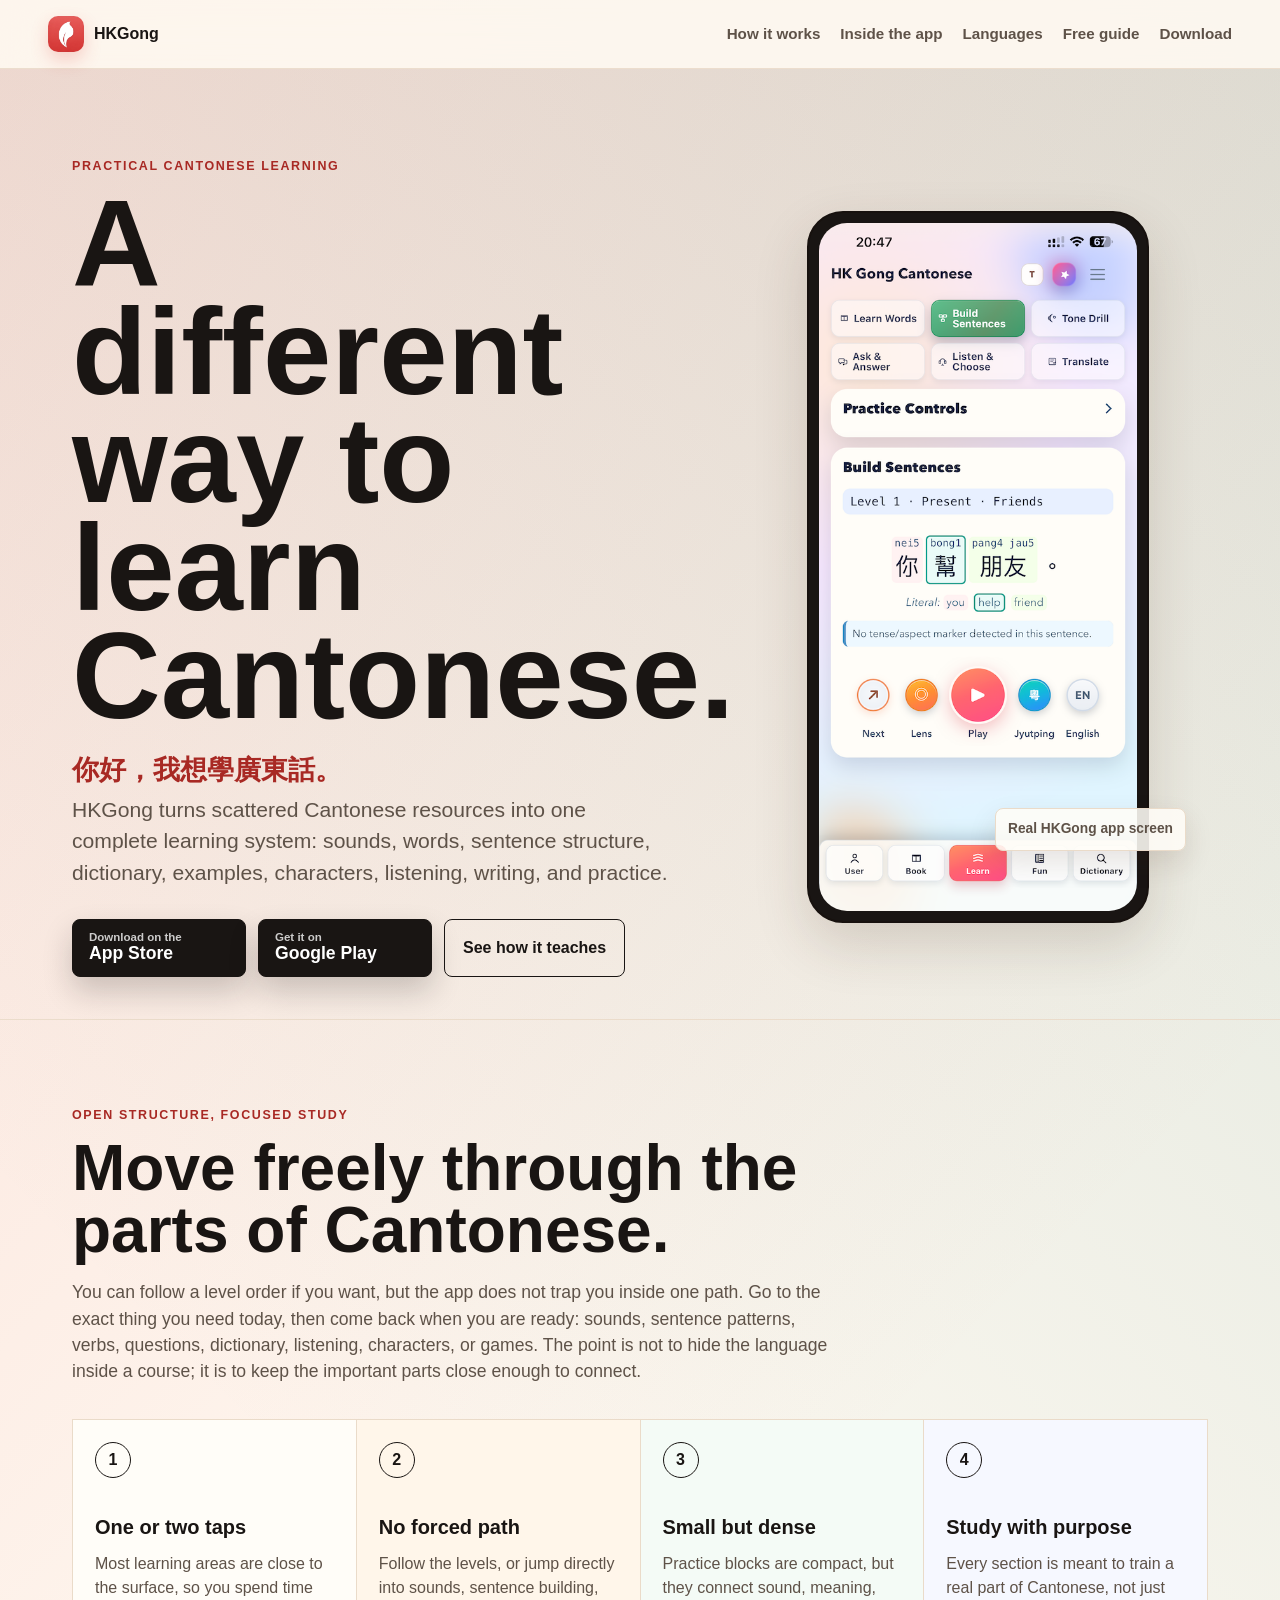
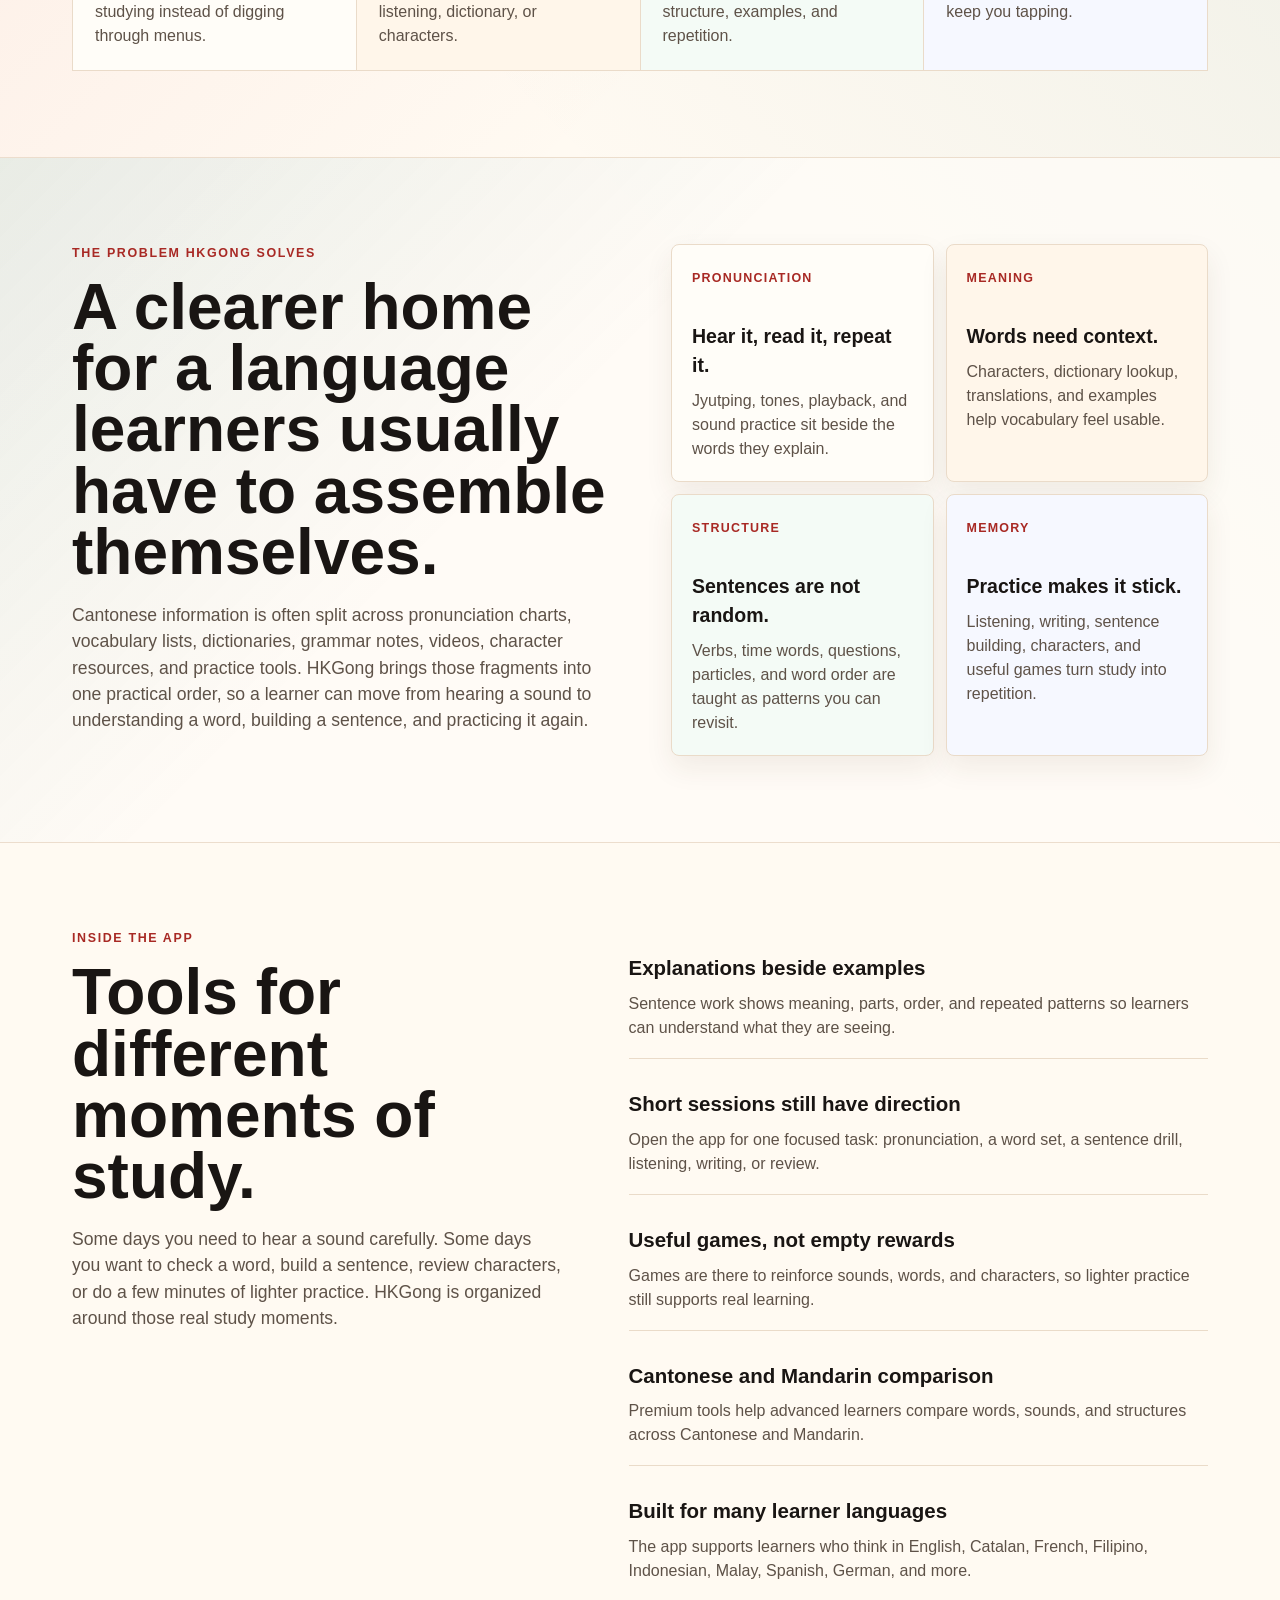
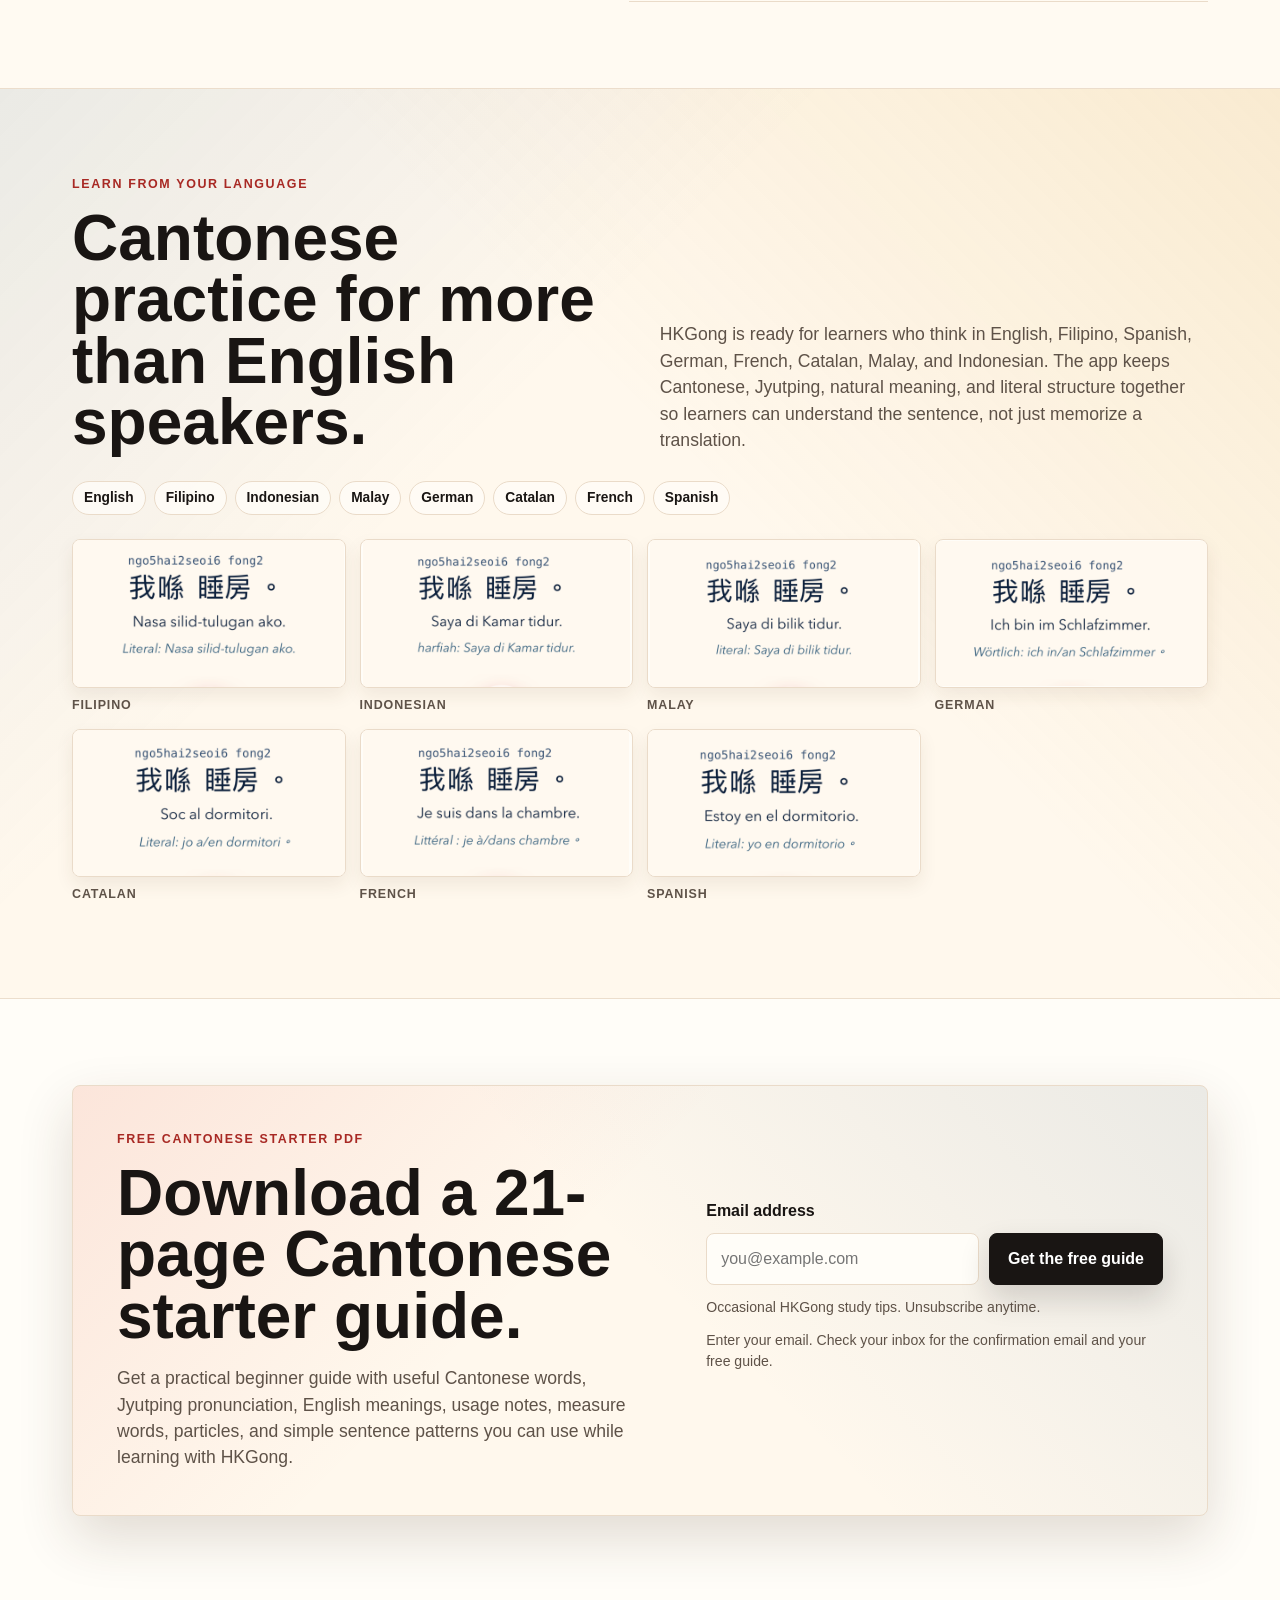
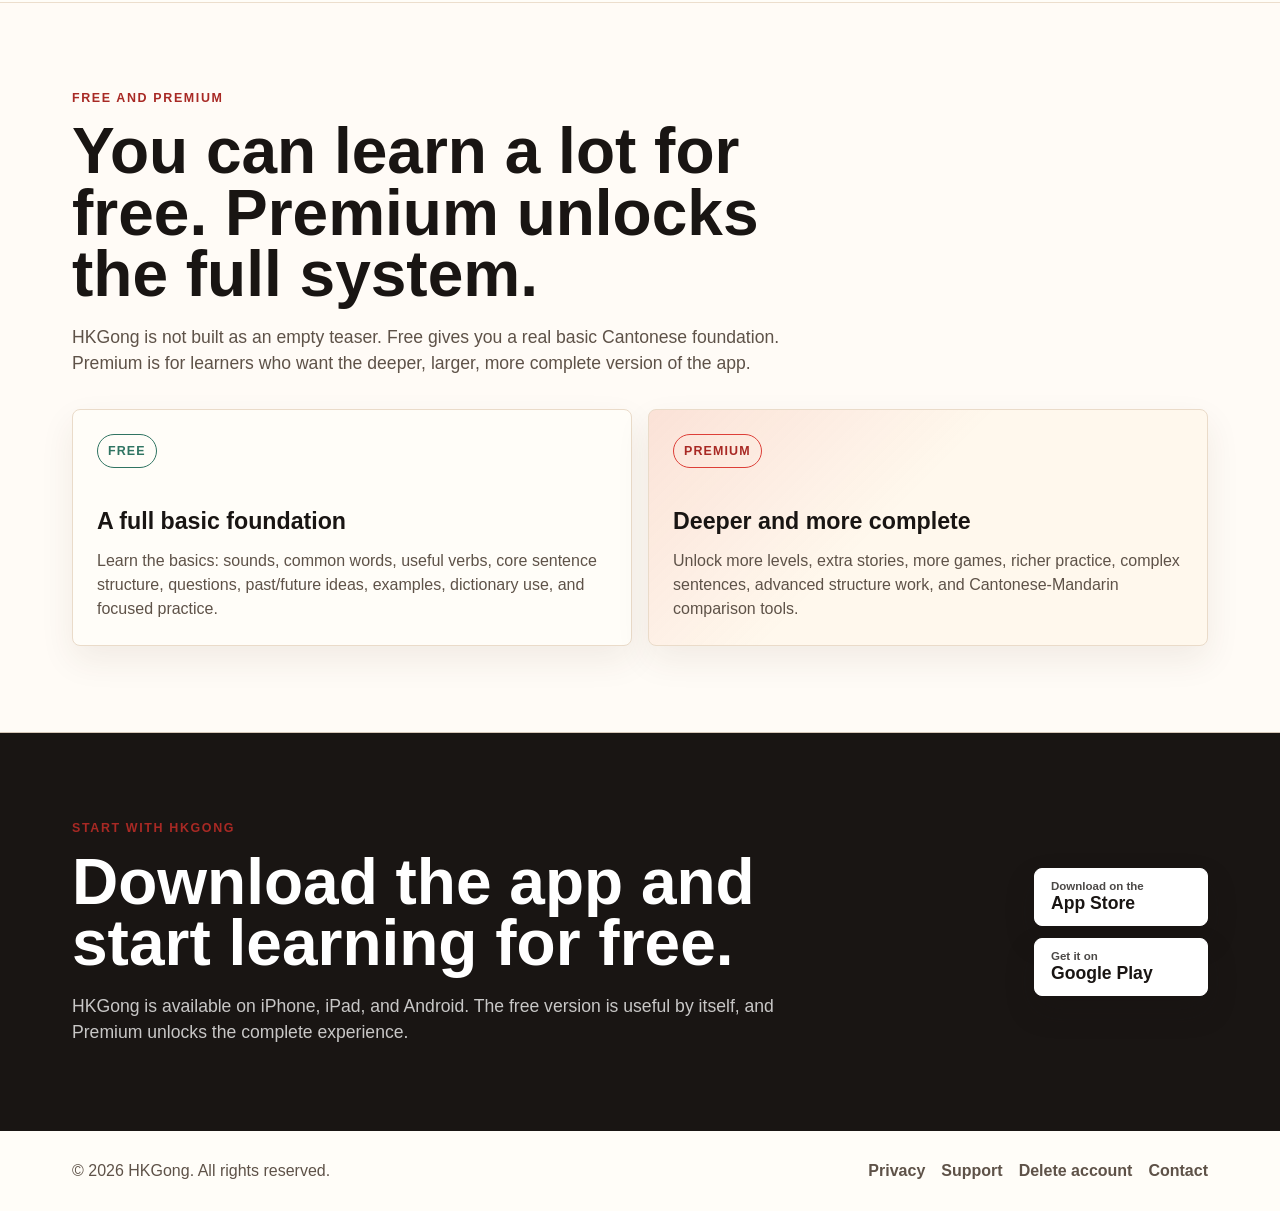
<file: index.html>
<!doctype html>
<html lang="en">
<head>
  <meta charset="UTF-8" />
  <meta name="viewport" content="width=device-width, initial-scale=1.0" />
  <title>HKGong - A different way to learn Cantonese</title>
  <meta name="description" content="HKGong turns scattered Cantonese resources into one complete learning system: sounds, words, sentence structure, dictionary, examples, characters, listening, writing, and practice." />
  <meta property="og:title" content="HKGong - Learn Cantonese" />
  <meta property="og:description" content="A complete Cantonese learning system for sounds, words, sentence structure, dictionary, examples, characters, listening, writing, and practice." />
  <meta property="og:type" content="website" />
  <meta property="og:url" content="https://hkgong.com/" />
  <meta property="og:image" content="https://hkgong.com/assets/hkgong-app-screenshot-build-sentences.png" />
  <link rel="icon" href="./assets/hkgong-app-icon-512.png" />
  <link rel="apple-touch-icon" href="./assets/hkgong-app-icon-512.png" />
  <link rel="stylesheet" href="./styles.css?v=20260513-two-row-languages" />
</head>
<body>
  <header class="site-header">
    <a class="brand" href="./" aria-label="HKGong home">
      <img src="./assets/hkgong-app-icon-512.png" alt="" />
      <span>HKGong</span>
    </a>
    <nav class="site-nav" aria-label="Main navigation">
      <a href="#how">How it works</a>
      <a href="#inside">Inside the app</a>
      <a href="#languages">Languages</a>
      <a href="#starter">Free guide</a>
      <a href="#download">Download</a>
    </nav>
  </header>

  <main>
    <section class="hero">
      <div>
        <p class="eyebrow">Practical Cantonese Learning</p>
        <h1>A different way to learn Cantonese.</h1>
        <p class="hero-copy">
          <span class="inline-cantonese">你好，我想學廣東話。</span>
          HKGong turns scattered Cantonese resources into one complete learning system:
          sounds, words, sentence structure, dictionary, examples, characters, listening,
          writing, and practice.
        </p>
        <div class="hero-actions">
          <a class="store-button" href="https://apps.apple.com/hk/app/hkgong-learn-cantonese/id6760232113" aria-label="Download HKGong on the App Store">
            <span>Download on the</span>
            <strong>App Store</strong>
          </a>
          <a class="store-button" href="https://play.google.com/store/apps/details?id=com.adriasc.hkgong&amp;pcampaignid=web_share" aria-label="Get HKGong on Google Play">
            <span>Get it on</span>
            <strong>Google Play</strong>
          </a>
          <a class="button secondary" href="#how">See how it teaches</a>
        </div>
      </div>

      <div class="phone-stage" aria-label="HKGong app preview">
        <div class="phone">
          <img class="app-screenshot" src="./assets/hkgong-app-screenshot-build-sentences.png" alt="HKGong app showing a Build Sentences practice screen with Cantonese, Jyutping, English, and playback controls." />
        </div>
        <div class="screen-note">Real HKGong app screen</div>
      </div>
    </section>

    <section class="section" id="how">
      <p class="eyebrow">Open structure, focused study</p>
      <h2>Move freely through the parts of Cantonese.</h2>
      <p class="section-intro">
        You can follow a level order if you want, but the app does not trap you inside one path.
        Go to the exact thing you need today, then come back when you are ready: sounds,
        sentence patterns, verbs, questions, dictionary, listening, characters, or games.
        The point is not to hide the language inside a course; it is to keep the important parts close enough to connect.
      </p>

      <div class="feature-grid" aria-label="HKGong learning features">
        <article class="feature">
          <span>1</span>
          <h3>One or two taps</h3>
          <p>Most learning areas are close to the surface, so you spend time studying instead of digging through menus.</p>
        </article>
        <article class="feature">
          <span>2</span>
          <h3>No forced path</h3>
          <p>Follow the levels, or jump directly into sounds, sentence building, listening, dictionary, or characters.</p>
        </article>
        <article class="feature">
          <span>3</span>
          <h3>Small but dense</h3>
          <p>Practice blocks are compact, but they connect sound, meaning, structure, examples, and repetition.</p>
        </article>
        <article class="feature">
          <span>4</span>
          <h3>Study with purpose</h3>
          <p>Every section is meant to train a real part of Cantonese, not just keep you tapping.</p>
        </article>
      </div>
    </section>

    <section class="section system-section" id="system">
      <div class="system-layout">
        <div>
          <p class="eyebrow">The problem HKGong solves</p>
          <h2>A clearer home for a language learners usually have to assemble themselves.</h2>
          <p class="section-intro">
            Cantonese information is often split across pronunciation charts, vocabulary lists,
            dictionaries, grammar notes, videos, character resources, and practice tools.
            HKGong brings those fragments into one practical order, so a learner can move
            from hearing a sound to understanding a word, building a sentence, and practicing it again.
          </p>
        </div>
        <div class="system-map" aria-label="How HKGong connects Cantonese resources">
          <article class="system-step">
            <span>Pronunciation</span>
            <h3>Hear it, read it, repeat it.</h3>
            <p>Jyutping, tones, playback, and sound practice sit beside the words they explain.</p>
          </article>
          <article class="system-step">
            <span>Meaning</span>
            <h3>Words need context.</h3>
            <p>Characters, dictionary lookup, translations, and examples help vocabulary feel usable.</p>
          </article>
          <article class="system-step">
            <span>Structure</span>
            <h3>Sentences are not random.</h3>
            <p>Verbs, time words, questions, particles, and word order are taught as patterns you can revisit.</p>
          </article>
          <article class="system-step">
            <span>Memory</span>
            <h3>Practice makes it stick.</h3>
            <p>Listening, writing, sentence building, characters, and useful games turn study into repetition.</p>
          </article>
        </div>
      </div>
    </section>

    <section class="section" id="inside">
      <div class="split">
        <div>
          <p class="eyebrow">Inside the app</p>
          <h2>Tools for different moments of study.</h2>
          <p class="section-intro">
            Some days you need to hear a sound carefully. Some days you want to check a word,
            build a sentence, review characters, or do a few minutes of lighter practice.
            HKGong is organized around those real study moments.
          </p>
        </div>
        <div class="list">
          <article class="list-item">
            <h3>Explanations beside examples</h3>
            <p>Sentence work shows meaning, parts, order, and repeated patterns so learners can understand what they are seeing.</p>
          </article>
          <article class="list-item">
            <h3>Short sessions still have direction</h3>
            <p>Open the app for one focused task: pronunciation, a word set, a sentence drill, listening, writing, or review.</p>
          </article>
          <article class="list-item">
            <h3>Useful games, not empty rewards</h3>
            <p>Games are there to reinforce sounds, words, and characters, so lighter practice still supports real learning.</p>
          </article>
          <article class="list-item">
            <h3>Cantonese and Mandarin comparison</h3>
            <p>Premium tools help advanced learners compare words, sounds, and structures across Cantonese and Mandarin.</p>
          </article>
          <article class="list-item">
            <h3>Built for many learner languages</h3>
            <p>The app supports learners who think in English, Catalan, French, Filipino, Indonesian, Malay, Spanish, German, and more.</p>
          </article>
        </div>
      </div>
    </section>

    <section class="section language-section" id="languages">
      <div class="language-header">
        <div>
          <p class="eyebrow">Learn from your language</p>
          <h2>Cantonese practice for more than English speakers.</h2>
        </div>
        <p class="section-intro">
          HKGong is ready for learners who think in English, Filipino, Spanish, German,
          French, Catalan, Malay, and Indonesian. The app keeps Cantonese, Jyutping,
          natural meaning, and literal structure together so learners can understand the sentence,
          not just memorize a translation.
        </p>
      </div>

      <div class="language-pills" aria-label="Supported learner languages">
        <span>English</span>
        <span>Filipino</span>
        <span>Indonesian</span>
        <span>Malay</span>
        <span>German</span>
        <span>Catalan</span>
        <span>French</span>
        <span>Spanish</span>
      </div>

      <div class="language-strip" aria-label="HKGong language support examples">
        <figure class="language-card">
          <img src="./assets/language-card-filipino.png" alt="HKGong Cantonese sentence example with Filipino translation." loading="lazy" />
          <figcaption>Filipino</figcaption>
        </figure>
        <figure class="language-card">
          <img src="./assets/language-card-indonesian.png" alt="HKGong Cantonese sentence example with Indonesian translation." loading="lazy" />
          <figcaption>Indonesian</figcaption>
        </figure>
        <figure class="language-card">
          <img src="./assets/language-card-malay.png" alt="HKGong Cantonese sentence example with Malay translation." loading="lazy" />
          <figcaption>Malay</figcaption>
        </figure>
        <figure class="language-card">
          <img src="./assets/language-card-german.png" alt="HKGong Cantonese sentence example with German translation." loading="lazy" />
          <figcaption>German</figcaption>
        </figure>
        <figure class="language-card">
          <img src="./assets/language-card-catalan.png" alt="HKGong Cantonese sentence example with Catalan translation." loading="lazy" />
          <figcaption>Catalan</figcaption>
        </figure>
        <figure class="language-card">
          <img src="./assets/language-card-french.png" alt="HKGong Cantonese sentence example with French translation." loading="lazy" />
          <figcaption>French</figcaption>
        </figure>
        <figure class="language-card">
          <img src="./assets/language-card-spanish.png" alt="HKGong Cantonese sentence example with Spanish translation." loading="lazy" />
          <figcaption>Spanish</figcaption>
        </figure>
      </div>
    </section>

    <section class="section starter-section" id="starter">
      <div class="starter-card">
        <div>
          <p class="eyebrow">Free Cantonese Starter PDF</p>
          <h2>Download a 21-page Cantonese starter guide.</h2>
          <p class="section-intro">
            Get a practical beginner guide with useful Cantonese words, Jyutping
            pronunciation, English meanings, usage notes, measure words, particles,
            and simple sentence patterns you can use while learning with HKGong.
          </p>
        </div>
        <form
          class="signup-form"
          id="starter-signup-form"
          action="https://hkgong.us14.list-manage.com/subscribe/post?u=124035978f44fa7ef0f074e76&amp;id=e735150298&amp;f_id=00c0b5e5f0"
          data-fallback-action="mailto:hello@hkgong.com"
          data-mailchimp-action="https://hkgong.us14.list-manage.com/subscribe/post?u=124035978f44fa7ef0f074e76&amp;id=e735150298&amp;f_id=00c0b5e5f0"
          method="post"
          enctype="application/x-www-form-urlencoded"
          target="_blank"
        >
          <label for="email">Email address</label>
          <div class="signup-row">
            <input id="email" name="EMAIL" type="email" placeholder="you@example.com" autocomplete="email" required />
            <button type="submit">Get the free guide</button>
          </div>
          <div aria-hidden="true" class="signup-honeypot">
            <label for="mailchimp-bot-field">Leave this field empty</label>
            <input id="mailchimp-bot-field" type="text" name="b_124035978f44fa7ef0f074e76_e735150298" tabindex="-1" value="" />
          </div>
          <p class="signup-note">
            Occasional HKGong study tips. Unsubscribe anytime.
          </p>
          <p class="signup-note">Enter your email. Check your inbox for the confirmation email and your free guide.</p>
          <p class="signup-status" id="starter-signup-status" role="status" aria-live="polite"></p>
        </form>
      </div>
    </section>

    <section class="section access-section" id="free-premium">
      <p class="eyebrow">Free and Premium</p>
      <h2>You can learn a lot for free. Premium unlocks the full system.</h2>
      <p class="section-intro">
        HKGong is not built as an empty teaser. Free gives you a real basic Cantonese foundation.
        Premium is for learners who want the deeper, larger, more complete version of the app.
      </p>
      <div class="access-grid" aria-label="Free and Premium comparison">
        <article class="access-card">
          <span>Free</span>
          <h3>A full basic foundation</h3>
          <p>Learn the basics: sounds, common words, useful verbs, core sentence structure, questions, past/future ideas, examples, dictionary use, and focused practice.</p>
        </article>
        <article class="access-card premium">
          <span>Premium</span>
          <h3>Deeper and more complete</h3>
          <p>Unlock more levels, extra stories, more games, richer practice, complex sentences, advanced structure work, and Cantonese-Mandarin comparison tools.</p>
        </article>
      </div>
    </section>

    <section class="section download" id="download">
      <div>
        <p class="eyebrow">Start with HKGong</p>
        <h2>Download the app and start learning for free.</h2>
        <p class="section-intro">
          HKGong is available on iPhone, iPad, and Android.
          The free version is useful by itself, and Premium unlocks the complete experience.
        </p>
      </div>
      <div class="store-stack" aria-label="Download links">
        <a class="store-button light" href="https://apps.apple.com/hk/app/hkgong-learn-cantonese/id6760232113" aria-label="Download HKGong on the App Store">
          <span>Download on the</span>
          <strong>App Store</strong>
        </a>
        <a class="store-button light" href="https://play.google.com/store/apps/details?id=com.adriasc.hkgong&amp;pcampaignid=web_share" aria-label="Get HKGong on Google Play">
          <span>Get it on</span>
          <strong>Google Play</strong>
        </a>
      </div>
    </section>
  </main>

  <footer class="site-footer">
    <div>© 2026 HKGong. All rights reserved.</div>
    <nav class="footer-links" aria-label="Footer links">
      <a href="./privacy.html">Privacy</a>
      <a href="./support.html">Support</a>
      <a href="./delete-account.html">Delete account</a>
      <a href="mailto:support@hkgong.com">Contact</a>
    </nav>
  </footer>
  <script src="./newsletter.js"></script>
</body>
</html>
</file>
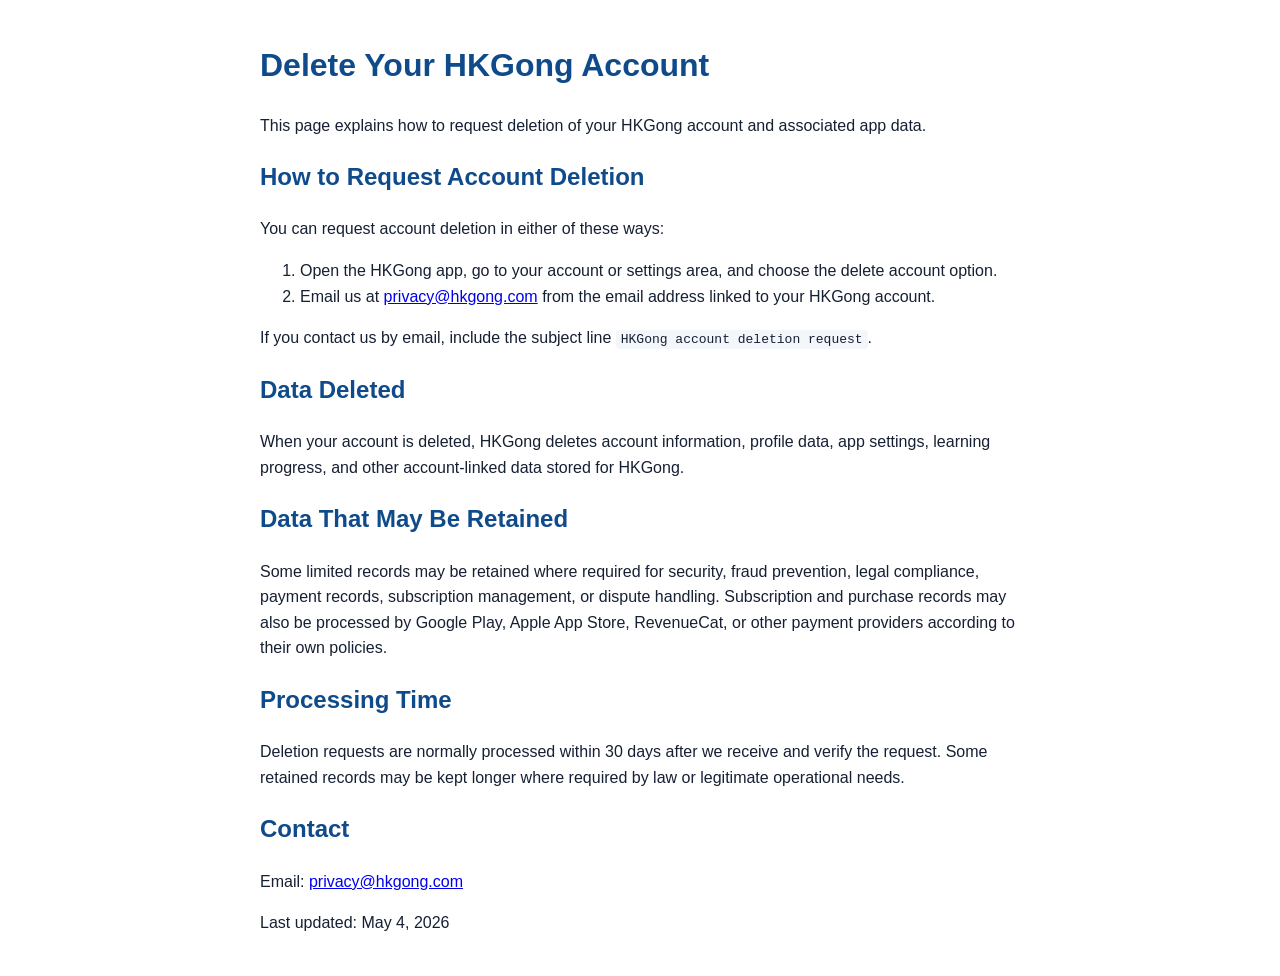
<file: delete-account.html>
<!doctype html>
<html lang="en">
<head>
  <meta charset="utf-8" />
  <meta name="viewport" content="width=device-width,initial-scale=1" />
  <title>Delete Your HKGong Account</title>
  <style>
    body { font-family: -apple-system, Arial, sans-serif; max-width: 760px; margin: 40px auto; padding: 0 16px; line-height: 1.6; color: #162033; }
    h1,h2 { color: #0f4a8a; }
    code { background: #f3f6fa; padding: 2px 5px; border-radius: 4px; }
  </style>
</head>
<body>
  <h1>Delete Your HKGong Account</h1>
  <p>This page explains how to request deletion of your HKGong account and associated app data.</p>

  <h2>How to Request Account Deletion</h2>
  <p>You can request account deletion in either of these ways:</p>
  <ol>
    <li>Open the HKGong app, go to your account or settings area, and choose the delete account option.</li>
    <li>Email us at <a href="mailto:privacy@hkgong.com">privacy@hkgong.com</a> from the email address linked to your HKGong account.</li>
  </ol>
  <p>If you contact us by email, include the subject line <code>HKGong account deletion request</code>.</p>

  <h2>Data Deleted</h2>
  <p>When your account is deleted, HKGong deletes account information, profile data, app settings, learning progress, and other account-linked data stored for HKGong.</p>

  <h2>Data That May Be Retained</h2>
  <p>Some limited records may be retained where required for security, fraud prevention, legal compliance, payment records, subscription management, or dispute handling. Subscription and purchase records may also be processed by Google Play, Apple App Store, RevenueCat, or other payment providers according to their own policies.</p>

  <h2>Processing Time</h2>
  <p>Deletion requests are normally processed within 30 days after we receive and verify the request. Some retained records may be kept longer where required by law or legitimate operational needs.</p>

  <h2>Contact</h2>
  <p>Email: <a href="mailto:privacy@hkgong.com">privacy@hkgong.com</a></p>

  <p>Last updated: May 4, 2026</p>
</body>
</html>
</file>
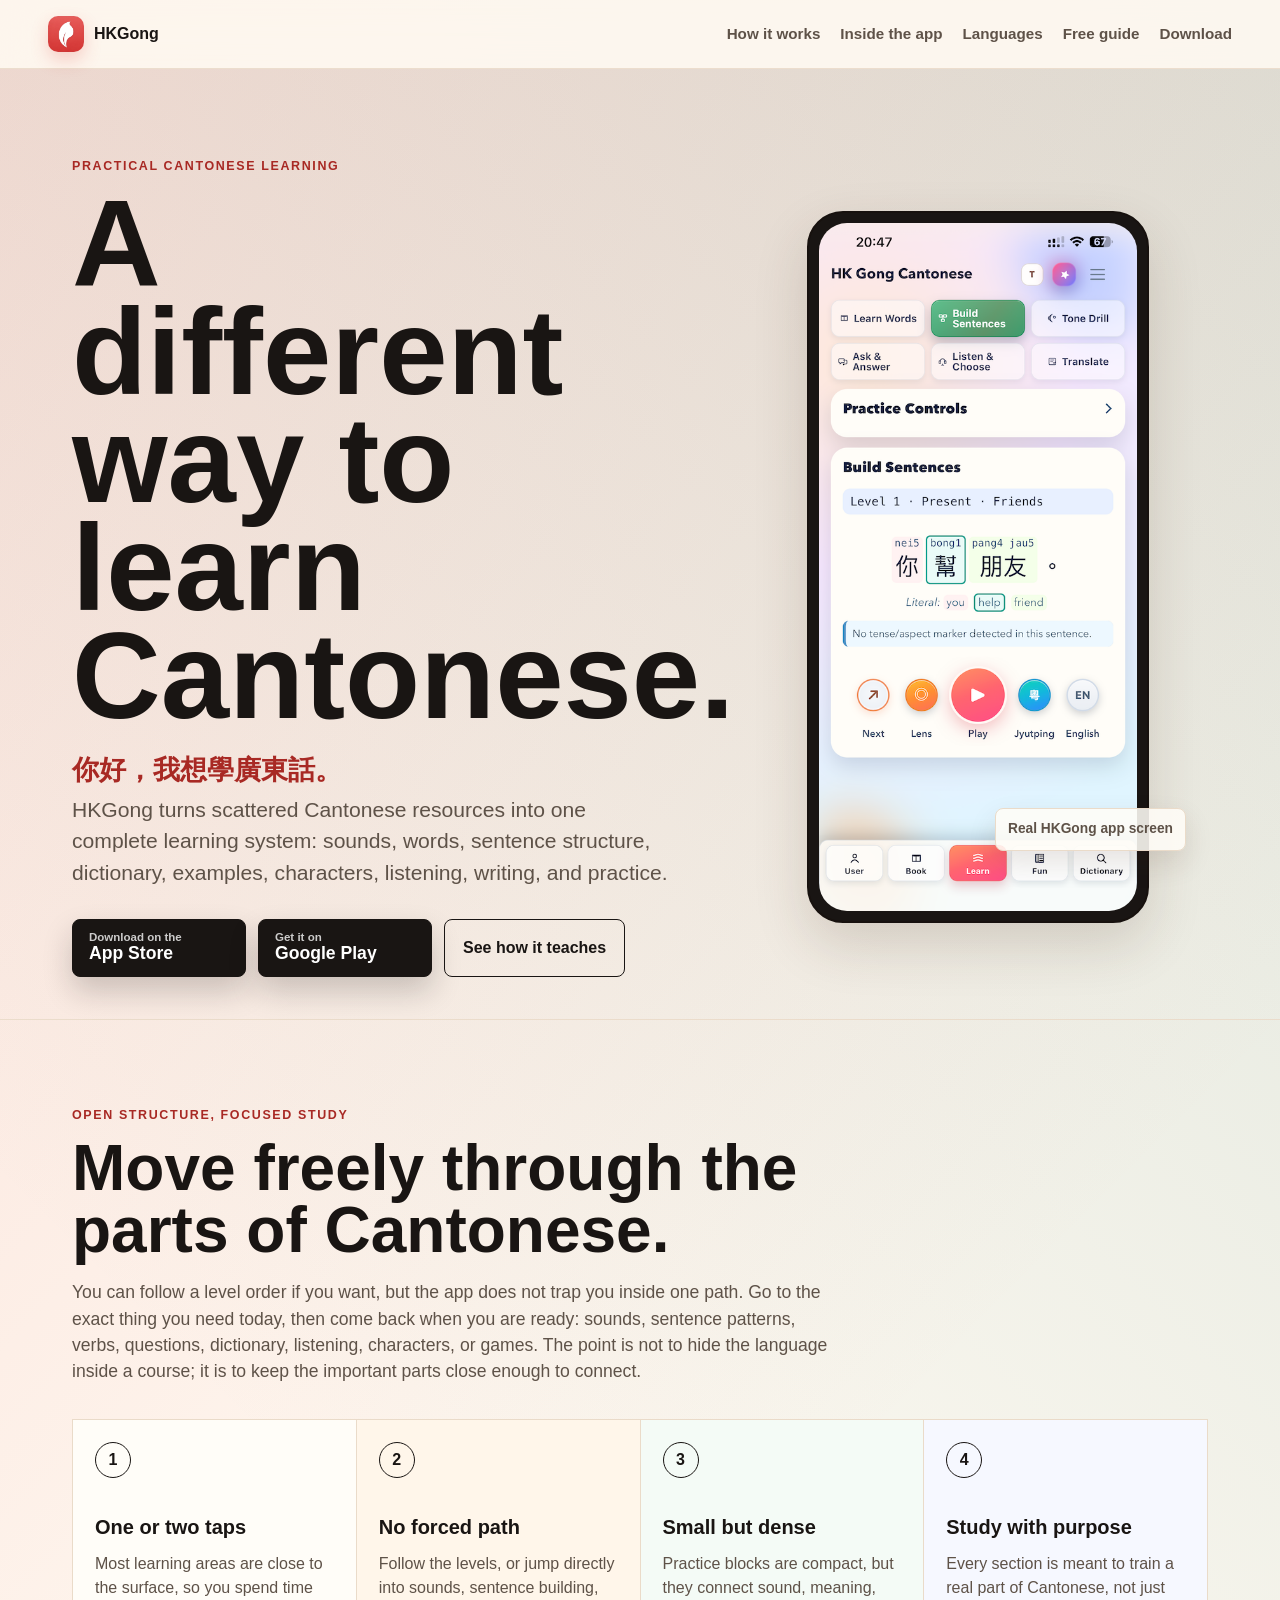
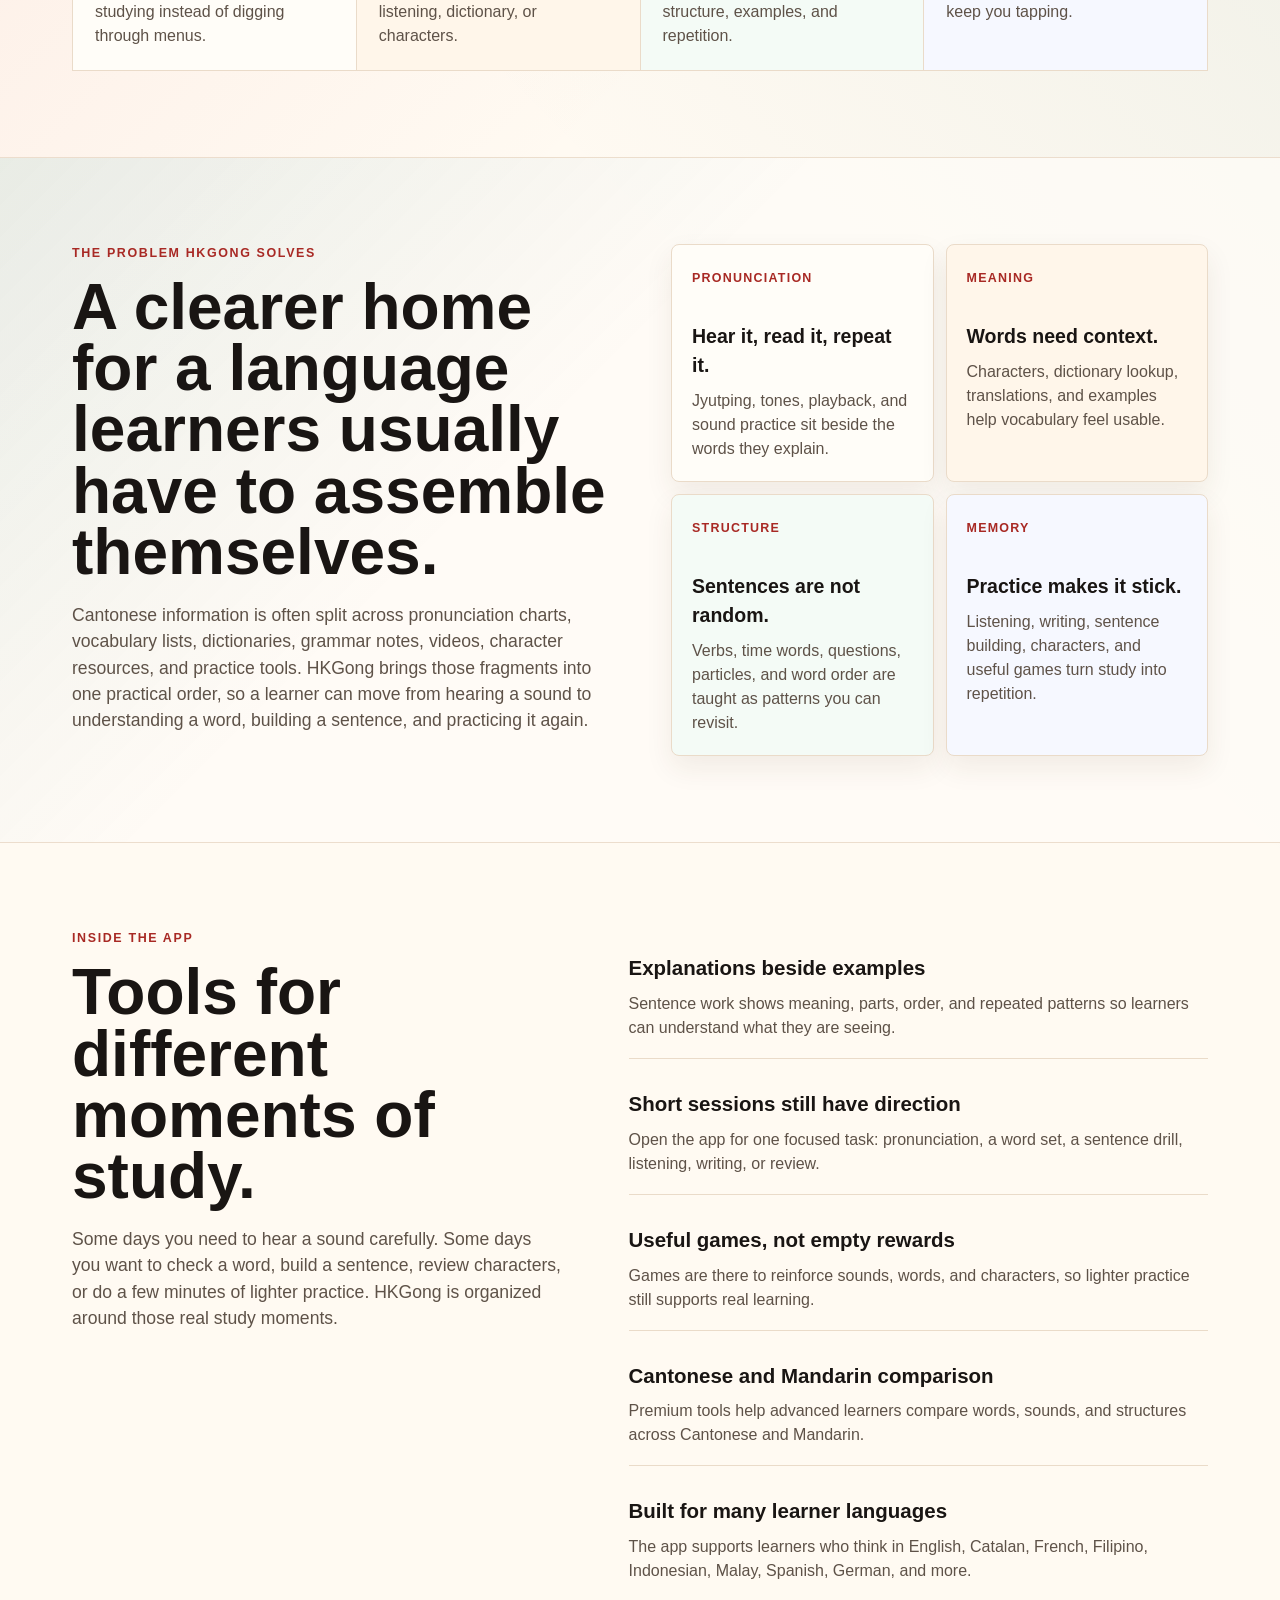
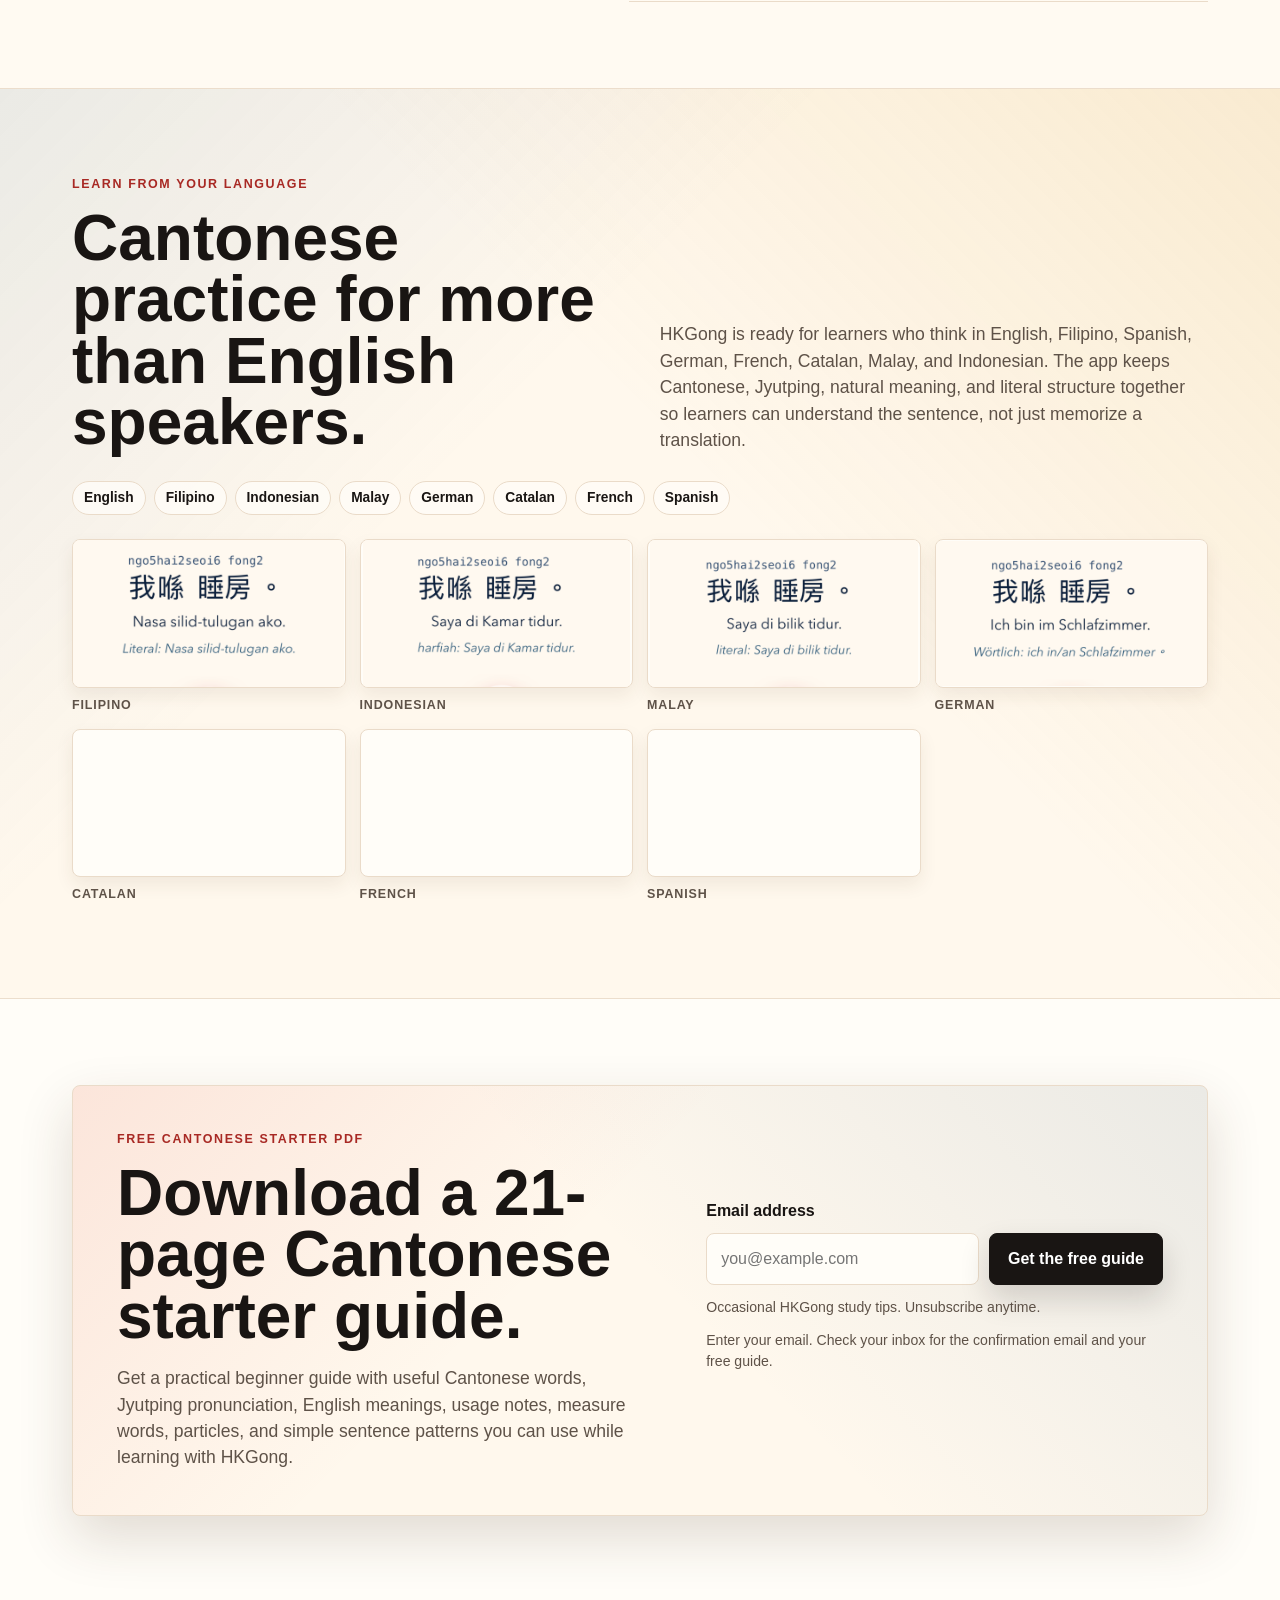
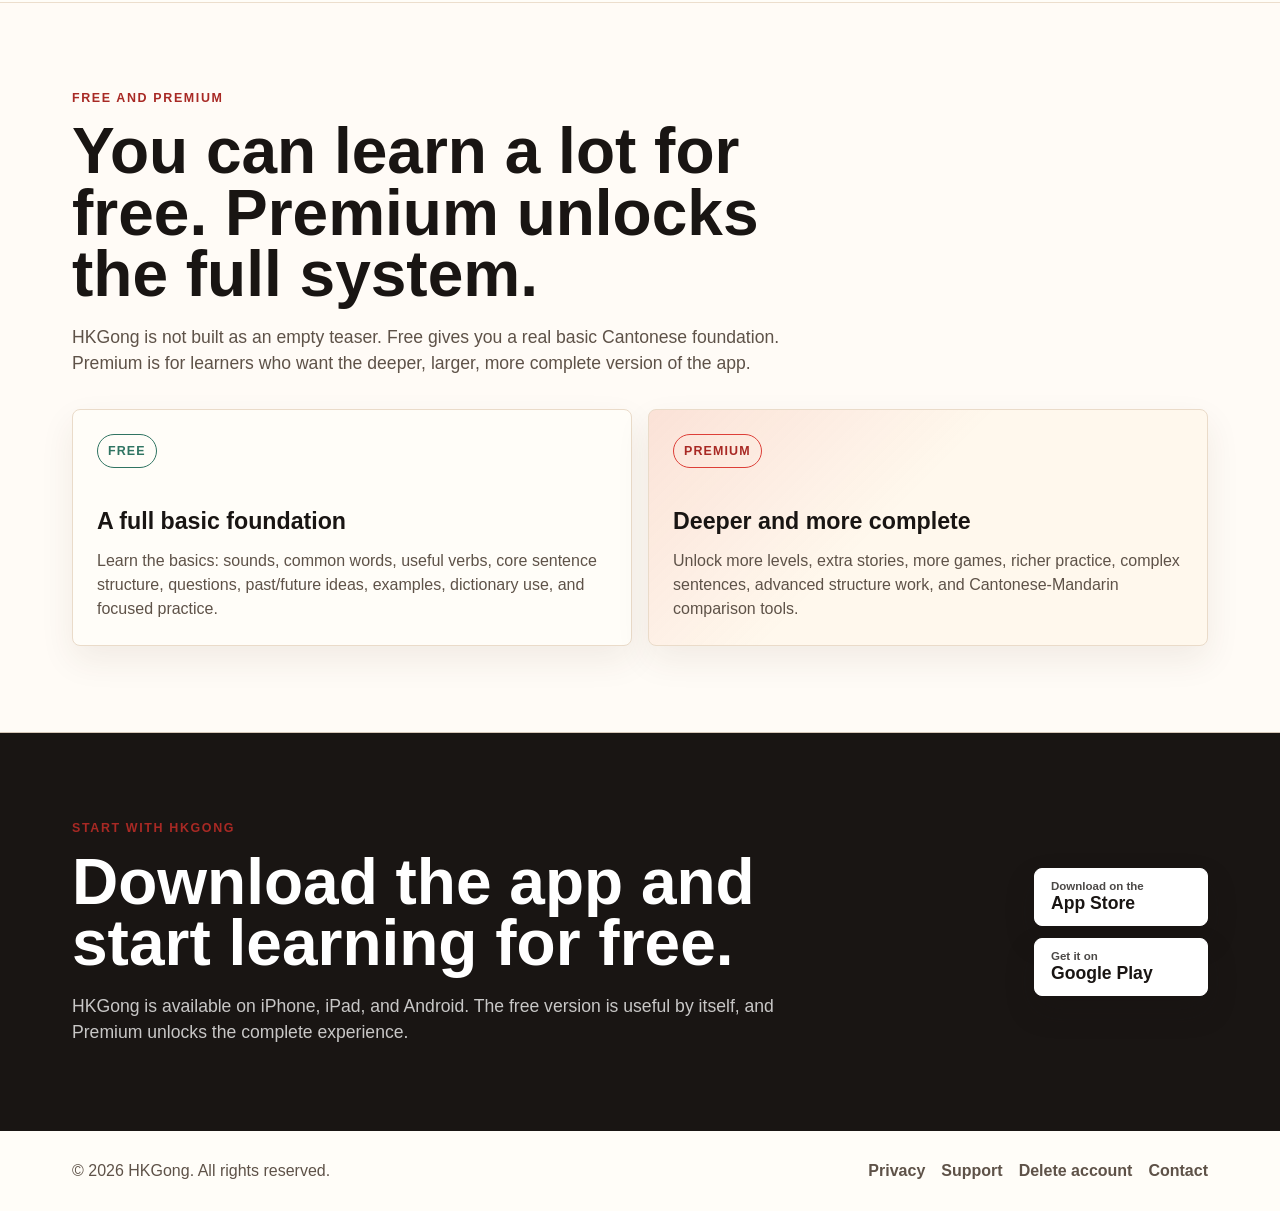
<file: marketing.html>
<!doctype html>
<html lang="en">
<head>
  <meta charset="UTF-8" />
  <meta name="viewport" content="width=device-width, initial-scale=1.0" />
  <meta http-equiv="refresh" content="0; url=./" />
  <title>HKGong - Learn Cantonese</title>
  <link rel="canonical" href="https://hkgong.com/" />
</head>
<body>
  <p><a href="./">Continue to HKGong</a></p>
</body>
</html>
</file>
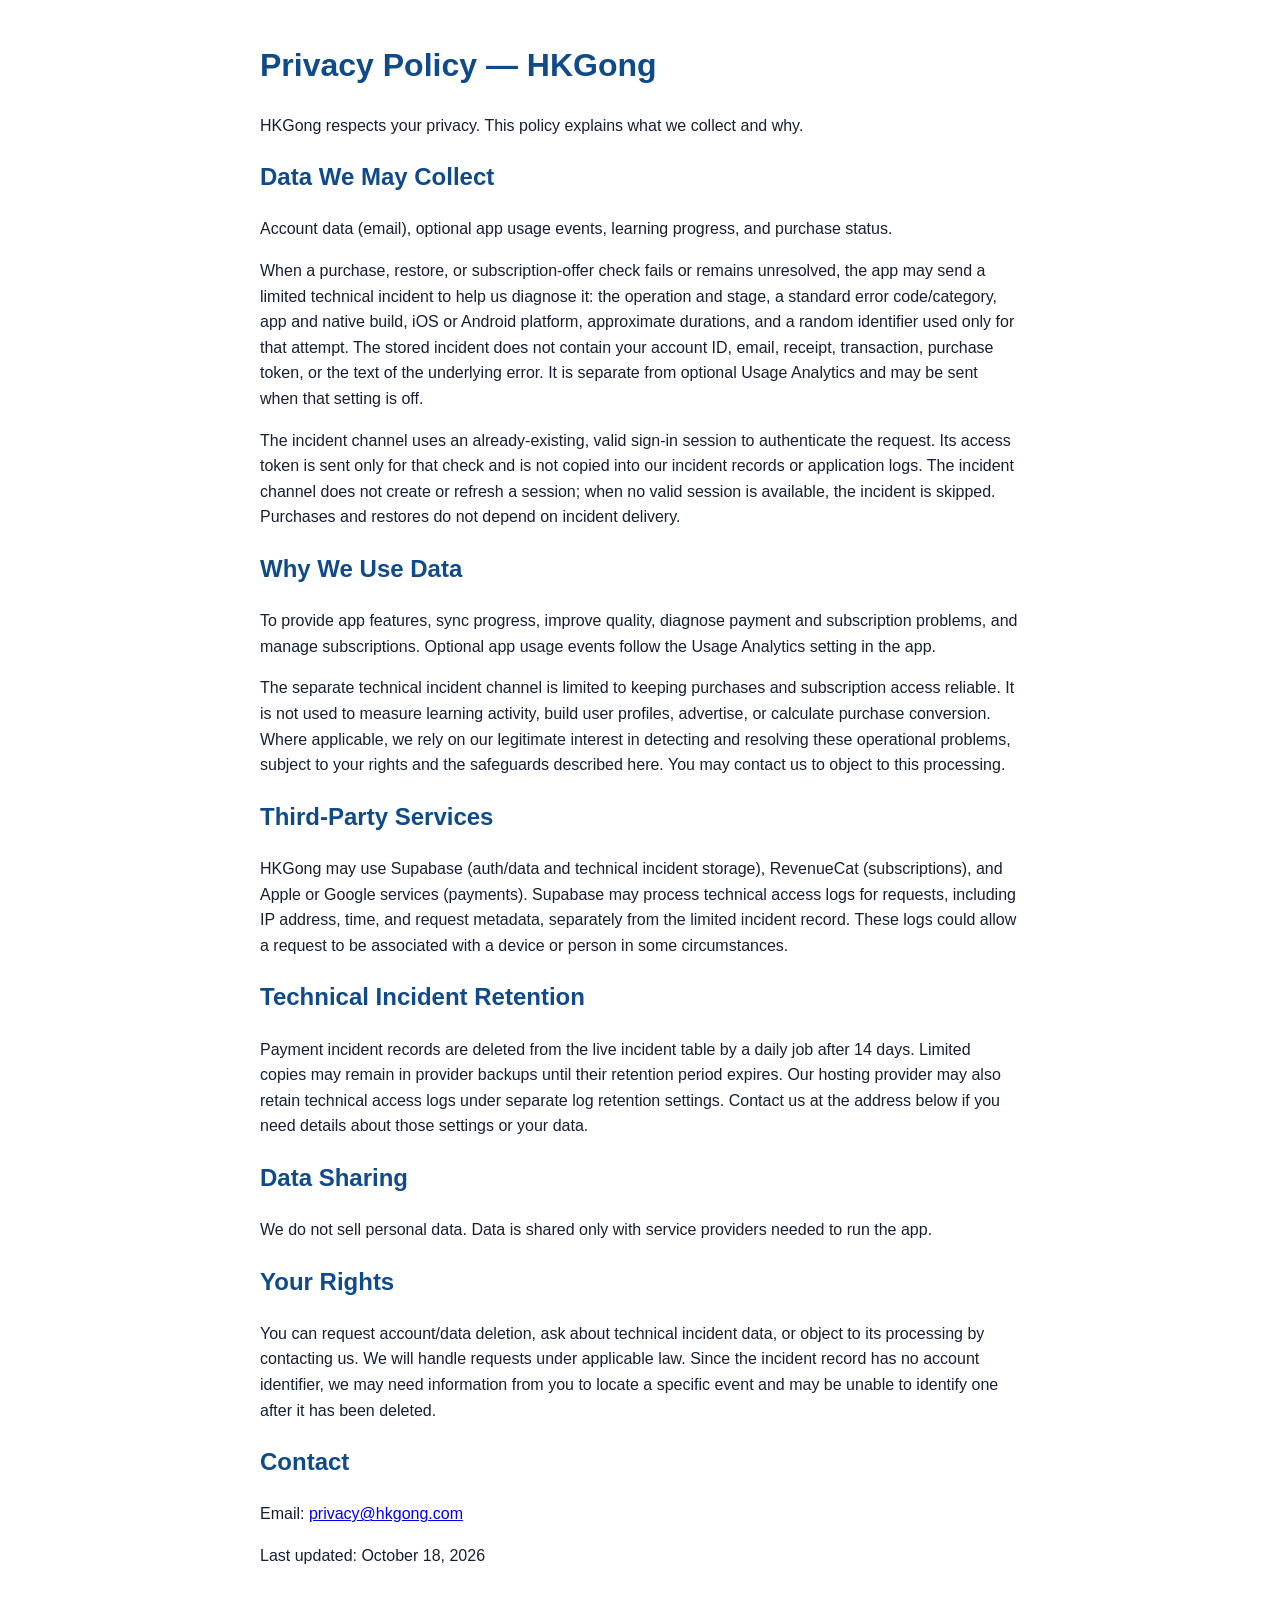
<file: privacy.html>
<!doctype html>
<html lang="en">
<head>
  <meta charset="utf-8" />
  <meta name="viewport" content="width=device-width,initial-scale=1" />
  <title>HKGong Privacy Policy</title>
  <style>
    body { font-family: -apple-system, Arial, sans-serif; max-width: 760px; margin: 40px auto; padding: 0 16px; line-height: 1.6; color: #162033; }
    h1,h2 { color: #0f4a8a; }
  </style>
</head>
<body>
  <h1>Privacy Policy — HKGong</h1>
  <p>HKGong respects your privacy. This policy explains what we collect and why.</p>

  <h2>Data We May Collect</h2>
  <p>Account data (email), optional app usage events, learning progress, and purchase status.</p>
  <p>When a purchase, restore, or subscription-offer check fails or remains unresolved, the app may send a limited technical incident to help us diagnose it: the operation and stage, a standard error code/category, app and native build, iOS or Android platform, approximate durations, and a random identifier used only for that attempt. The stored incident does not contain your account ID, email, receipt, transaction, purchase token, or the text of the underlying error. It is separate from optional Usage Analytics and may be sent when that setting is off.</p>
  <p>The incident channel uses an already-existing, valid sign-in session to authenticate the request. Its access token is sent only for that check and is not copied into our incident records or application logs. The incident channel does not create or refresh a session; when no valid session is available, the incident is skipped. Purchases and restores do not depend on incident delivery.</p>

  <h2>Why We Use Data</h2>
  <p>To provide app features, sync progress, improve quality, diagnose payment and subscription problems, and manage subscriptions. Optional app usage events follow the Usage Analytics setting in the app.</p>
  <p>The separate technical incident channel is limited to keeping purchases and subscription access reliable. It is not used to measure learning activity, build user profiles, advertise, or calculate purchase conversion. Where applicable, we rely on our legitimate interest in detecting and resolving these operational problems, subject to your rights and the safeguards described here. You may contact us to object to this processing.</p>

  <h2>Third-Party Services</h2>
  <p>HKGong may use Supabase (auth/data and technical incident storage), RevenueCat (subscriptions), and Apple or Google services (payments). Supabase may process technical access logs for requests, including IP address, time, and request metadata, separately from the limited incident record. These logs could allow a request to be associated with a device or person in some circumstances.</p>

  <h2>Technical Incident Retention</h2>
  <p>Payment incident records are deleted from the live incident table by a daily job after 14 days. Limited copies may remain in provider backups until their retention period expires. Our hosting provider may also retain technical access logs under separate log retention settings. Contact us at the address below if you need details about those settings or your data.</p>

  <h2>Data Sharing</h2>
  <p>We do not sell personal data. Data is shared only with service providers needed to run the app.</p>

  <h2>Your Rights</h2>
  <p>You can request account/data deletion, ask about technical incident data, or object to its processing by contacting us. We will handle requests under applicable law. Since the incident record has no account identifier, we may need information from you to locate a specific event and may be unable to identify one after it has been deleted.</p>

  <h2>Contact</h2>
  <p>Email: <a href="mailto:privacy@hkgong.com">privacy@hkgong.com</a></p>

  <p>Last updated: October 18, 2026</p>
</body>
</html>
</file>
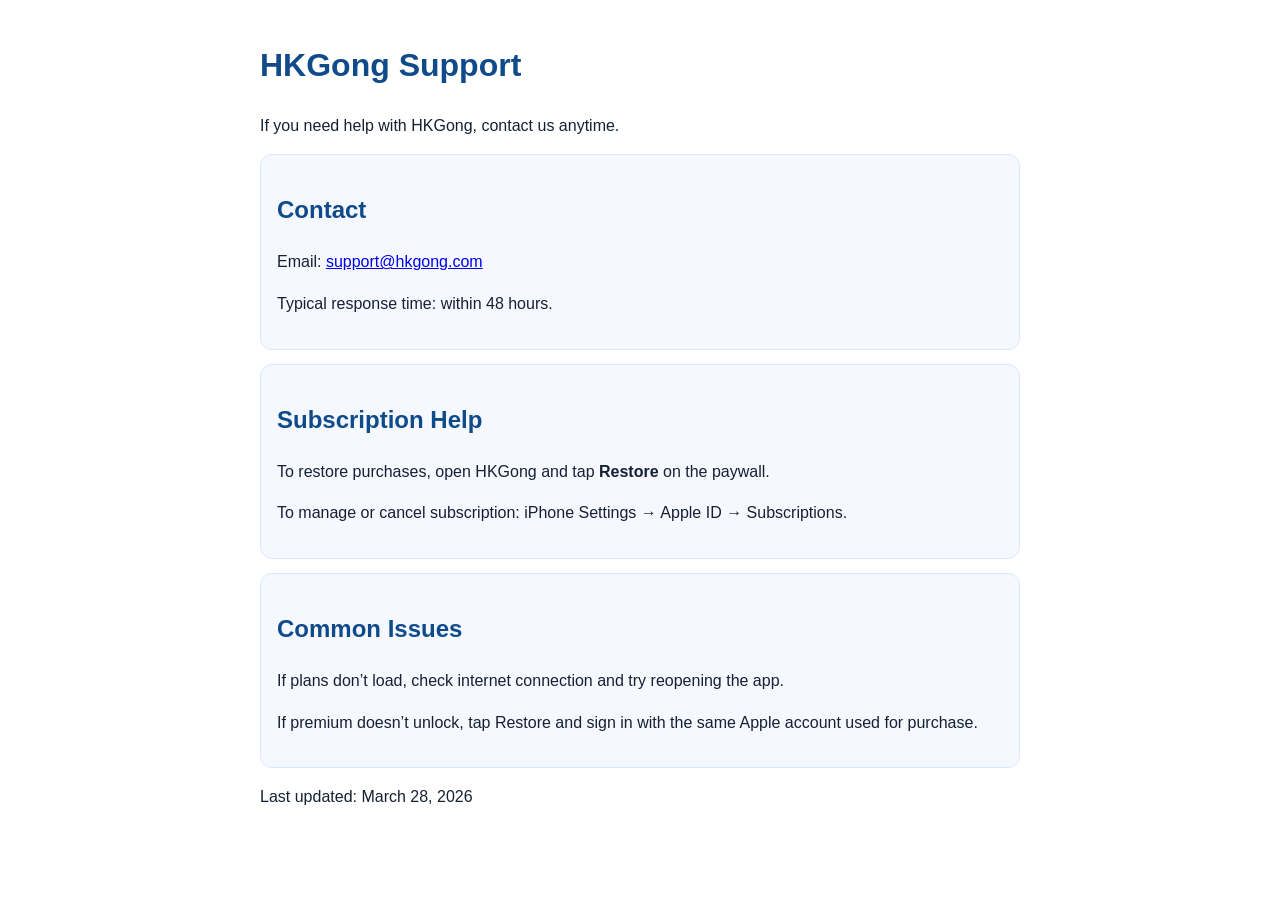
<file: support.html>
<!doctype html>
<html lang="en">
<head>
  <meta charset="utf-8" />
  <meta name="viewport" content="width=device-width,initial-scale=1" />
  <title>HKGong Support</title>
  <style>
    body { font-family: -apple-system, Arial, sans-serif; max-width: 760px; margin: 40px auto; padding: 0 16px; line-height: 1.6; color: #162033; }
    h1,h2 { color: #0f4a8a; }
    .card { background:#f5f9ff; border:1px solid #d9e8ff; border-radius:12px; padding:16px; margin:14px 0; }
  </style>
</head>
<body>
  <h1>HKGong Support</h1>
  <p>If you need help with HKGong, contact us anytime.</p>

  <div class="card">
    <h2>Contact</h2>
    <p>Email: <a href="mailto:support@hkgong.com">support@hkgong.com</a></p>
    <p>Typical response time: within 48 hours.</p>
  </div>

  <div class="card">
    <h2>Subscription Help</h2>
    <p>To restore purchases, open HKGong and tap <strong>Restore</strong> on the paywall.</p>
    <p>To manage or cancel subscription: iPhone Settings → Apple ID → Subscriptions.</p>
  </div>

  <div class="card">
    <h2>Common Issues</h2>
    <p>If plans don’t load, check internet connection and try reopening the app.</p>
    <p>If premium doesn’t unlock, tap Restore and sign in with the same Apple account used for purchase.</p>
  </div>

  <p>Last updated: March 28, 2026</p>
</body>
</html>
</file>
<file: styles.css>
:root {
  --paper: #fffaf2;
  --paper-strong: #fff3df;
  --ink: #191513;
  --muted: #5e5248;
  --line: #eadbc9;
  --red: #dd3f38;
  --red-dark: #a82924;
  --gold: #dba53c;
  --jade: #2f7462;
  --blue: #386d9f;
  --shadow: 0 22px 54px rgba(71, 45, 27, 0.16);
}

* {
  box-sizing: border-box;
}

html {
  scroll-behavior: smooth;
}

body {
  margin: 0;
  color: var(--ink);
  background:
    linear-gradient(135deg, rgba(221, 63, 56, 0.14), transparent 32%),
    linear-gradient(225deg, rgba(47, 116, 98, 0.16), transparent 34%),
    var(--paper);
  font-family: "Avenir Next", "Trebuchet MS", "Gill Sans", sans-serif;
  line-height: 1.5;
}

a {
  color: inherit;
}

.site-header {
  position: sticky;
  top: 0;
  z-index: 10;
  display: flex;
  align-items: center;
  justify-content: space-between;
  gap: 18px;
  padding: 16px clamp(18px, 4vw, 48px);
  background: rgba(255, 250, 242, 0.88);
  border-bottom: 1px solid rgba(234, 219, 201, 0.9);
  backdrop-filter: blur(18px);
}

.brand {
  display: inline-flex;
  align-items: center;
  gap: 10px;
  text-decoration: none;
  font-weight: 800;
}

.brand img {
  width: 36px;
  height: 36px;
  border-radius: 10px;
  box-shadow: 0 8px 18px rgba(221, 63, 56, 0.22);
}

.site-nav {
  display: flex;
  align-items: center;
  gap: 20px;
  color: var(--muted);
  font-size: 0.95rem;
  font-weight: 700;
}

.site-nav a {
  text-decoration: none;
}

.button {
  display: inline-flex;
  align-items: center;
  justify-content: center;
  min-height: 46px;
  padding: 0 18px;
  border: 1px solid var(--ink);
  border-radius: 8px;
  background: var(--ink);
  color: #fff;
  font-weight: 800;
  text-decoration: none;
  box-shadow: 0 14px 30px rgba(25, 21, 19, 0.2);
}

.button.secondary {
  background: transparent;
  color: var(--ink);
  box-shadow: none;
}

.hero {
  display: grid;
  grid-template-columns: minmax(0, 1.05fr) minmax(280px, 0.8fr);
  align-items: center;
  gap: clamp(28px, 6vw, 72px);
  min-height: calc(100vh - 72px);
  padding: clamp(42px, 7vw, 88px) clamp(18px, 6vw, 72px) 42px;
}

.eyebrow {
  margin: 0 0 14px;
  color: var(--red-dark);
  font-size: 0.78rem;
  font-weight: 900;
  letter-spacing: 0.13em;
  text-transform: uppercase;
}

h1,
h2,
h3 {
  margin: 0;
  letter-spacing: 0;
}

h1 {
  max-width: 850px;
  font-size: clamp(3.4rem, 9.6vw, 8.8rem);
  line-height: 0.88;
}

.hero-copy {
  max-width: 710px;
  margin: 24px 0 0;
  color: var(--muted);
  font-size: clamp(1.08rem, 1.8vw, 1.32rem);
}

.inline-cantonese {
  display: block;
  margin-bottom: 8px;
  color: var(--red-dark);
  font-size: clamp(1.18rem, 2.4vw, 1.7rem);
  font-weight: 900;
  line-height: 1.15;
}

.hero-actions {
  display: flex;
  flex-wrap: wrap;
  gap: 12px;
  margin-top: 30px;
}

.store-button {
  display: inline-flex;
  flex-direction: column;
  justify-content: center;
  min-width: 174px;
  min-height: 58px;
  padding: 8px 16px;
  border: 1px solid var(--ink);
  border-radius: 8px;
  background: var(--ink);
  color: #fff;
  text-decoration: none;
  box-shadow: 0 14px 30px rgba(25, 21, 19, 0.2);
}

.store-button span {
  font-size: 0.72rem;
  font-weight: 700;
  line-height: 1.1;
  opacity: 0.78;
}

.store-button strong {
  font-size: 1.1rem;
  line-height: 1.2;
}

.store-button.disabled {
  cursor: default;
  background: transparent;
  color: var(--ink);
  box-shadow: none;
  opacity: 0.62;
}

.phone-stage {
  position: relative;
  min-height: 660px;
  display: grid;
  place-items: center;
}

.phone {
  position: relative;
  width: min(342px, 86vw);
  padding: 10px;
  border: 2px solid #17110e;
  border-radius: 36px;
  background: #191513;
  box-shadow: var(--shadow);
}

.app-screenshot {
  display: block;
  width: 100%;
  height: auto;
  overflow: hidden;
  border-radius: 28px;
}

.screen-note {
  position: absolute;
  right: min(3vw, 22px);
  bottom: 72px;
  padding: 10px 12px;
  border: 1px solid var(--line);
  border-radius: 8px;
  background: rgba(255, 253, 248, 0.88);
  color: var(--muted);
  font-size: 0.86rem;
  font-weight: 800;
  box-shadow: 0 12px 28px rgba(71, 45, 27, 0.12);
}

.section {
  padding: clamp(54px, 8vw, 86px) clamp(18px, 6vw, 72px);
  border-top: 1px solid rgba(234, 219, 201, 0.9);
}

.section h2 {
  max-width: 780px;
  font-size: clamp(2.1rem, 5vw, 4.6rem);
  line-height: 0.96;
}

.section-intro {
  max-width: 760px;
  margin: 18px 0 0;
  color: var(--muted);
  font-size: 1.1rem;
}

.feature-grid {
  display: grid;
  grid-template-columns: repeat(4, minmax(0, 1fr));
  gap: 1px;
  margin-top: 34px;
  background: var(--line);
  border: 1px solid var(--line);
}

.feature {
  min-height: 230px;
  padding: 22px;
  background: rgba(255, 253, 248, 0.88);
}

.feature span {
  display: inline-grid;
  place-items: center;
  width: 36px;
  height: 36px;
  margin-bottom: 34px;
  border: 1px solid var(--ink);
  border-radius: 50%;
  font-weight: 900;
}

.feature h3 {
  font-size: 1.25rem;
}

.feature p {
  margin: 10px 0 0;
  color: var(--muted);
}

.feature:nth-child(1) {
  background: #fffdf8;
}

.feature:nth-child(2) {
  background: #fff6ea;
}

.feature:nth-child(3) {
  background: #f4fbf6;
}

.feature:nth-child(4) {
  background: #f6f8ff;
}

.split {
  display: grid;
  grid-template-columns: minmax(0, 0.85fr) minmax(0, 1fr);
  gap: clamp(24px, 5vw, 68px);
  align-items: start;
}

.list {
  display: grid;
  gap: 12px;
  margin-top: 6px;
}

.list-item {
  padding: 18px 0;
  border-bottom: 1px solid var(--line);
}

.list-item h3 {
  font-size: 1.28rem;
}

.list-item p {
  margin: 8px 0 0;
  color: var(--muted);
}

.language-section {
  overflow: hidden;
  background:
    linear-gradient(135deg, rgba(56, 109, 159, 0.1), transparent 38%),
    linear-gradient(225deg, rgba(219, 165, 60, 0.16), transparent 44%),
    #fff8ed;
}

.language-header {
  display: grid;
  grid-template-columns: minmax(0, 0.86fr) minmax(320px, 0.9fr);
  gap: clamp(22px, 5vw, 64px);
  align-items: end;
}

.language-pills {
  display: flex;
  flex-wrap: wrap;
  gap: 8px;
  margin-top: 28px;
}

.language-pills span {
  display: inline-flex;
  align-items: center;
  min-height: 34px;
  padding: 0 11px;
  border: 1px solid var(--line);
  border-radius: 999px;
  background: rgba(255, 253, 248, 0.8);
  color: var(--ink);
  font-size: 0.86rem;
  font-weight: 900;
}

.language-strip {
  display: grid;
  grid-template-columns: repeat(4, minmax(0, 1fr));
  gap: 14px;
  margin-top: 24px;
  overflow-x: visible;
  padding-bottom: 8px;
}

.language-card {
  min-width: 0;
  margin: 0;
}

.language-card img {
  display: block;
  width: 100%;
  aspect-ratio: 1.84 / 1;
  object-fit: contain;
  border: 1px solid var(--line);
  border-radius: 8px;
  background: #fffdf8;
  box-shadow: 0 8px 18px rgba(71, 45, 27, 0.08);
}

.language-card figcaption {
  margin-top: 8px;
  color: var(--muted);
  font-size: 0.78rem;
  font-weight: 900;
  letter-spacing: 0.07em;
  text-transform: uppercase;
}

.system-section {
  background:
    linear-gradient(135deg, rgba(47, 116, 98, 0.1), transparent 42%),
    rgba(255, 253, 248, 0.72);
}

.system-layout {
  display: grid;
  grid-template-columns: minmax(0, 0.9fr) minmax(360px, 0.9fr);
  gap: clamp(26px, 5vw, 62px);
  align-items: start;
}

.system-map {
  display: grid;
  grid-template-columns: repeat(2, minmax(0, 1fr));
  gap: 12px;
}

.system-step {
  min-height: 196px;
  padding: 20px;
  border: 1px solid var(--line);
  border-radius: 8px;
  background: #fffdf8;
  box-shadow: 0 12px 28px rgba(71, 45, 27, 0.08);
}

.system-step span {
  display: inline-flex;
  align-items: center;
  margin-bottom: 34px;
  color: var(--red-dark);
  font-size: 0.78rem;
  font-weight: 900;
  letter-spacing: 0.1em;
  text-transform: uppercase;
}

.system-step h3 {
  font-size: 1.22rem;
}

.system-step p {
  margin: 9px 0 0;
  color: var(--muted);
}

.system-step:nth-child(2) {
  background: #fff6ea;
}

.system-step:nth-child(3) {
  background: #f4fbf6;
}

.system-step:nth-child(4) {
  background: #f6f8ff;
}

.access-section {
  background: rgba(255, 253, 248, 0.68);
}

.access-grid {
  display: grid;
  grid-template-columns: repeat(2, minmax(0, 1fr));
  gap: 16px;
  margin-top: 32px;
}

.access-card {
  min-height: 230px;
  padding: 24px;
  border: 1px solid var(--line);
  border-radius: 8px;
  background: #fffdf8;
  box-shadow: 0 14px 34px rgba(71, 45, 27, 0.08);
}

.access-card span {
  display: inline-flex;
  margin-bottom: 36px;
  padding: 7px 10px;
  border: 1px solid var(--jade);
  border-radius: 999px;
  color: var(--jade);
  font-size: 0.78rem;
  font-weight: 900;
  letter-spacing: 0.09em;
  text-transform: uppercase;
}

.access-card.premium {
  background:
    linear-gradient(135deg, rgba(221, 63, 56, 0.12), transparent 44%),
    #fff8ed;
}

.access-card.premium span {
  border-color: var(--red);
  color: var(--red-dark);
}

.access-card h3 {
  font-size: 1.45rem;
}

.access-card p {
  margin: 10px 0 0;
  color: var(--muted);
}

.starter-section {
  background: #fffdf8;
}

.starter-card {
  display: grid;
  grid-template-columns: minmax(0, 0.95fr) minmax(300px, 0.82fr);
  gap: clamp(24px, 5vw, 60px);
  align-items: center;
  padding: clamp(24px, 5vw, 44px);
  border: 1px solid var(--line);
  border-radius: 8px;
  background:
    linear-gradient(135deg, rgba(221, 63, 56, 0.1), transparent 42%),
    linear-gradient(225deg, rgba(56, 109, 159, 0.1), transparent 48%),
    #fff8ed;
  box-shadow: var(--shadow);
}

.signup-form {
  display: grid;
  gap: 10px;
}

.signup-form label {
  color: var(--ink);
  font-weight: 900;
}

.signup-row {
  display: grid;
  grid-template-columns: minmax(0, 1fr) auto;
  gap: 10px;
}

.signup-row input {
  min-width: 0;
  min-height: 52px;
  padding: 0 14px;
  border: 1px solid var(--line);
  border-radius: 8px;
  background: #fffdf8;
  color: var(--ink);
  font: inherit;
}

.signup-row input:focus {
  outline: 3px solid rgba(56, 109, 159, 0.22);
  border-color: var(--blue);
}

.signup-row button {
  min-height: 52px;
  padding: 0 18px;
  border: 1px solid var(--ink);
  border-radius: 8px;
  background: var(--ink);
  color: #fff;
  font: inherit;
  font-weight: 900;
  cursor: pointer;
  box-shadow: 0 14px 30px rgba(25, 21, 19, 0.16);
}

.signup-honeypot {
  position: absolute;
  left: -5000px;
}

.signup-note {
  margin: 2px 0 0;
  color: var(--muted);
  font-size: 0.88rem;
}

.guide-download-link {
  color: var(--red-dark);
  font-size: 0.9rem;
  font-weight: 900;
  text-decoration-thickness: 2px;
  text-underline-offset: 4px;
}

.guide-download-link:focus-visible {
  outline: 3px solid rgba(56, 109, 159, 0.22);
  outline-offset: 4px;
  border-radius: 4px;
}

.signup-status {
  min-height: 1.35em;
  margin: 0;
  color: var(--red-dark);
  font-size: 0.88rem;
  font-weight: 800;
}

.download {
  display: grid;
  grid-template-columns: minmax(0, 1fr) auto;
  gap: 24px;
  align-items: center;
  background: var(--ink);
  color: #fff;
}

.download h2 {
  color: #fff;
}

.download .section-intro {
  color: rgba(255, 255, 255, 0.76);
}

.download .button {
  background: #fff;
  color: var(--ink);
  border-color: #fff;
}

.store-stack {
  display: grid;
  gap: 12px;
  min-width: min(280px, 100%);
}

.download .store-button.light {
  border-color: #fff;
  background: #fff;
  color: var(--ink);
}

.download .store-button.light.disabled {
  background: transparent;
  color: #fff;
  opacity: 0.74;
}

.site-footer {
  display: flex;
  justify-content: space-between;
  gap: 24px;
  padding: 28px clamp(18px, 6vw, 72px);
  color: var(--muted);
  background: #fffdf8;
}

.footer-links {
  display: flex;
  flex-wrap: wrap;
  gap: 16px;
}

.footer-links a {
  font-weight: 800;
  text-decoration: none;
}

@media (max-width: 920px) {
  .hero,
  .split,
  .system-layout,
  .language-header,
  .starter-card,
  .download {
    grid-template-columns: 1fr;
  }

  .hero {
    min-height: auto;
  }

  .phone-stage {
    min-height: 620px;
  }

  .feature-grid {
    grid-template-columns: repeat(2, minmax(0, 1fr));
  }

  .language-strip {
    grid-template-columns: repeat(3, minmax(0, 1fr));
  }

  .access-grid {
    grid-template-columns: 1fr;
  }
}

@media (max-width: 640px) {
  .site-header {
    align-items: flex-start;
    position: static;
  }

  .site-nav {
    display: none;
  }

  .feature-grid {
    grid-template-columns: 1fr;
  }

  .system-map {
    grid-template-columns: 1fr;
  }

  .language-strip {
    grid-template-columns: repeat(7, minmax(132px, 1fr));
    overflow-x: auto;
    scroll-snap-type: x proximity;
  }

  .language-card {
    scroll-snap-align: start;
  }

  .feature {
    min-height: auto;
  }

  .feature span {
    margin-bottom: 20px;
  }

  .phone {
    width: min(300px, 92vw);
  }

  .screen-note {
    position: static;
    margin-top: 12px;
  }

  .signup-row {
    grid-template-columns: 1fr;
  }

  .signup-row button {
    width: 100%;
  }

  .site-footer {
    flex-direction: column;
  }
}
</file>
